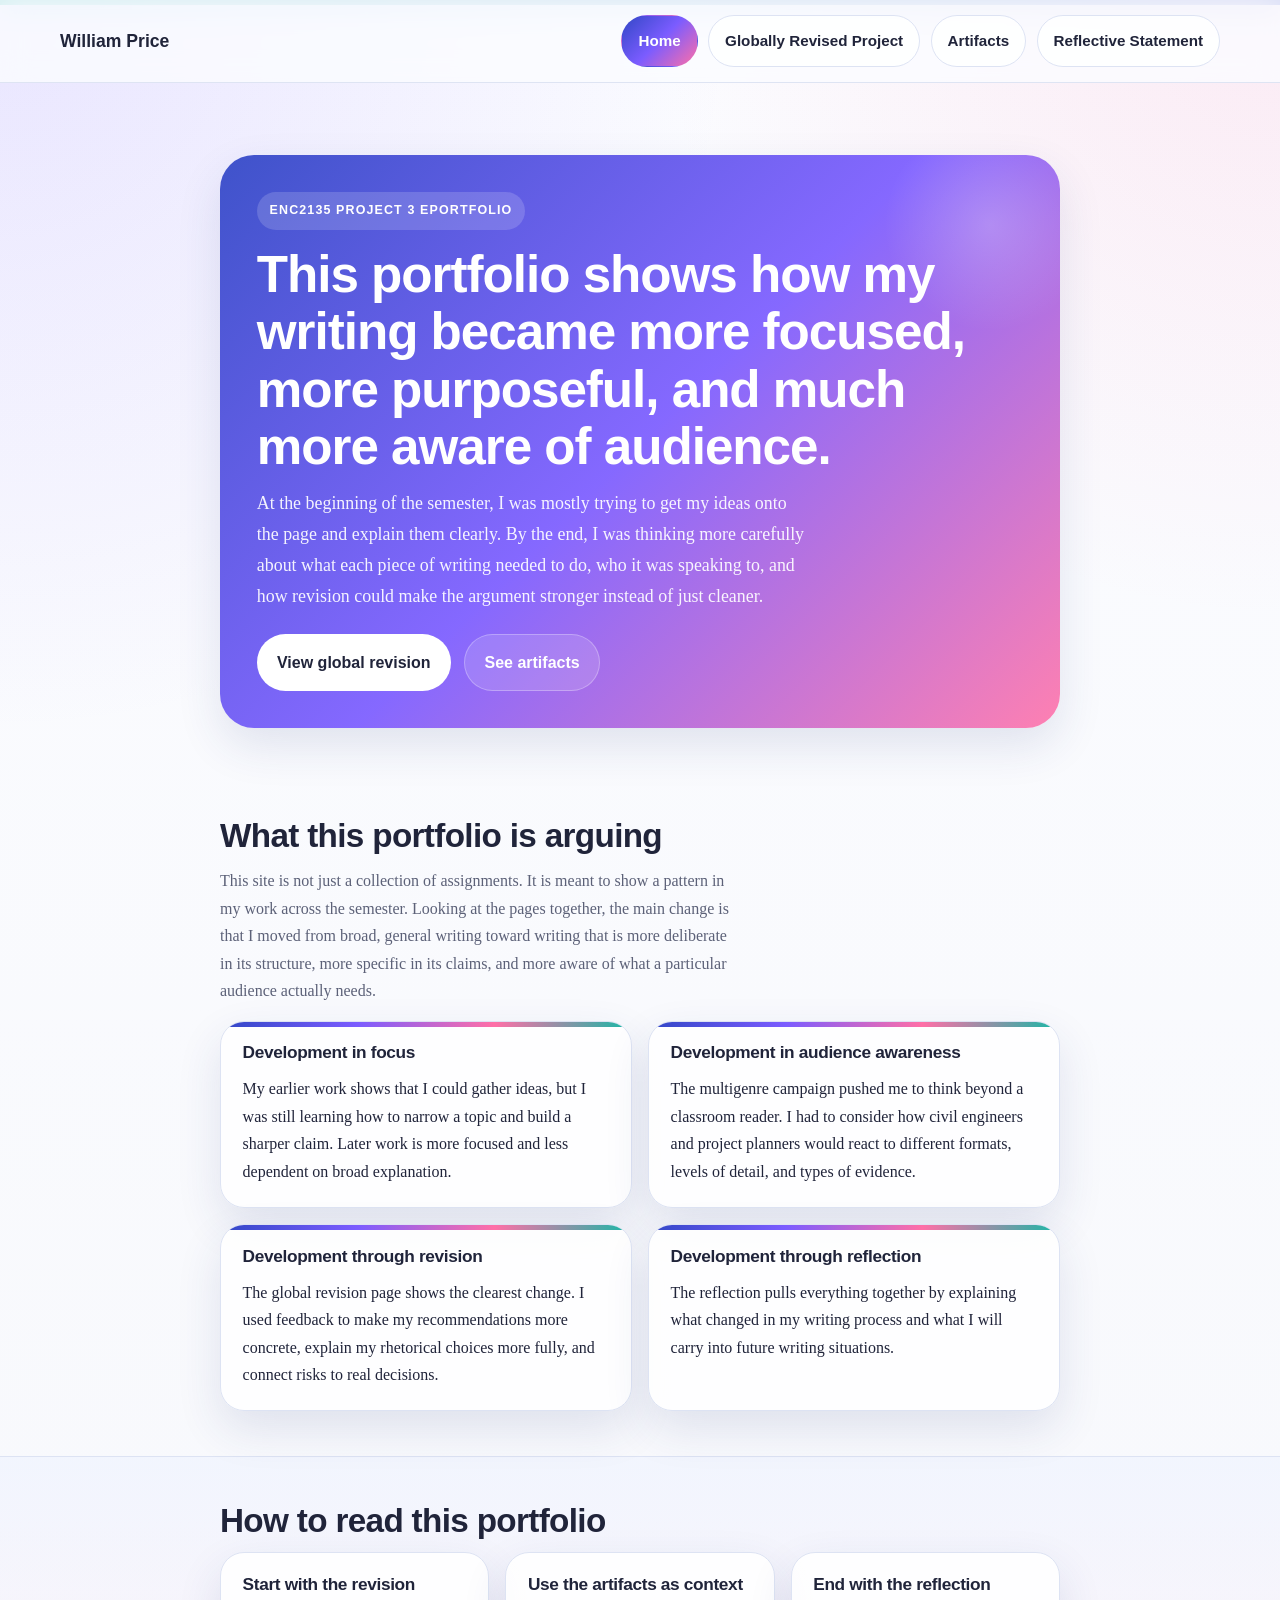
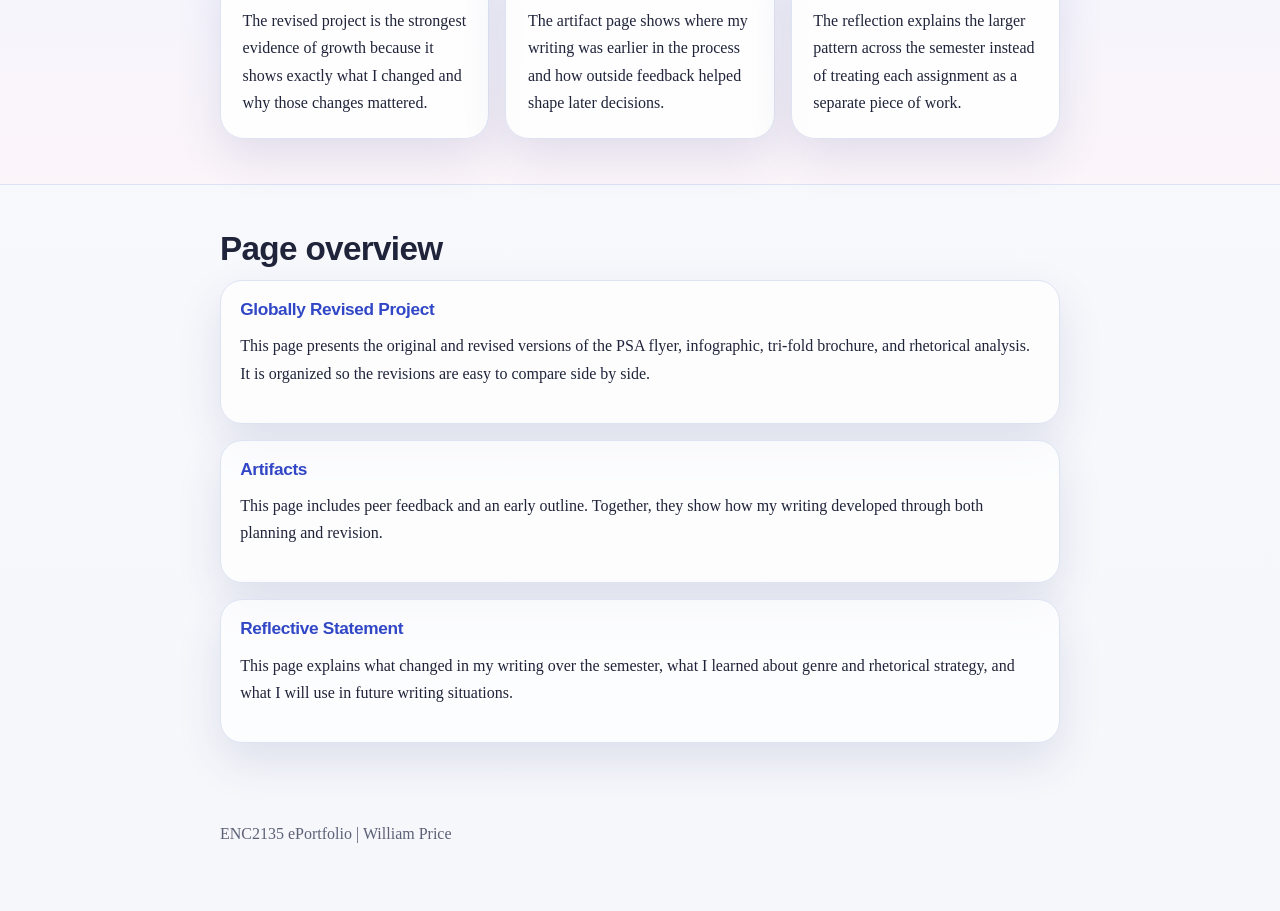
<file: index.html>
<!DOCTYPE html>
<html lang="en">
<head>
  <meta charset="UTF-8" />
  <meta name="viewport" content="width=device-width, initial-scale=1.0" />
  <title>William Price | ENC2135 ePortfolio</title>
  <link rel="stylesheet" href="./styles.css" />
</head>
<body>
  <header class="site-header">
    <div class="container nav-wrap">
      <a class="site-title" href="./index.html">William Price</a>
      <nav class="site-nav" aria-label="Primary navigation">
        <a class="active" href="./index.html">Home</a>
        <a href="./revision.html">Globally Revised Project</a>
        <a href="./artifacts.html">Artifacts</a>
        <a href="./reflection.html">Reflective Statement</a>
      </nav>
    </div>
  </header>

  <main>
    <section class="hero">
      <div class="container narrow">
        <div class="hero-shell">
          <p class="eyebrow">ENC2135 Project 3 ePortfolio</p>
          <h1>This portfolio shows how my writing became more focused, more purposeful, and much more aware of audience.</h1>
          <p class="lead">At the beginning of the semester, I was mostly trying to get my ideas onto the page and explain them clearly. By the end, I was thinking more carefully about what each piece of writing needed to do, who it was speaking to, and how revision could make the argument stronger instead of just cleaner.</p>
          <div class="hero-actions">
            <a class="button" href="./revision.html">View global revision</a>
            <a class="button-secondary" href="./artifacts.html">See artifacts</a>
          </div>
        </div>
      </div>
    </section>

    <section class="section">
      <div class="container narrow">
        <h2>What this portfolio is arguing</h2>
        <p class="section-intro">This site is not just a collection of assignments. It is meant to show a pattern in my work across the semester. Looking at the pages together, the main change is that I moved from broad, general writing toward writing that is more deliberate in its structure, more specific in its claims, and more aware of what a particular audience actually needs.</p>
        <div class="grid two">
          <article class="card">
            <h3>Development in focus</h3>
            <p>My earlier work shows that I could gather ideas, but I was still learning how to narrow a topic and build a sharper claim. Later work is more focused and less dependent on broad explanation.</p>
          </article>
          <article class="card">
            <h3>Development in audience awareness</h3>
            <p>The multigenre campaign pushed me to think beyond a classroom reader. I had to consider how civil engineers and project planners would react to different formats, levels of detail, and types of evidence.</p>
          </article>
          <article class="card">
            <h3>Development through revision</h3>
            <p>The global revision page shows the clearest change. I used feedback to make my recommendations more concrete, explain my rhetorical choices more fully, and connect risks to real decisions.</p>
          </article>
          <article class="card">
            <h3>Development through reflection</h3>
            <p>The reflection pulls everything together by explaining what changed in my writing process and what I will carry into future writing situations.</p>
          </article>
        </div>
      </div>
    </section>

    <section class="section alt">
      <div class="container narrow">
        <h2>How to read this portfolio</h2>
        <div class="callout-row">
          <article class="mini-card">
            <h3>Start with the revision</h3>
            <p>The revised project is the strongest evidence of growth because it shows exactly what I changed and why those changes mattered.</p>
          </article>
          <article class="mini-card">
            <h3>Use the artifacts as context</h3>
            <p>The artifact page shows where my writing was earlier in the process and how outside feedback helped shape later decisions.</p>
          </article>
          <article class="mini-card">
            <h3>End with the reflection</h3>
            <p>The reflection explains the larger pattern across the semester instead of treating each assignment as a separate piece of work.</p>
          </article>
        </div>
      </div>
    </section>

    <section class="section">
      <div class="container narrow">
        <h2>Page overview</h2>
        <div class="link-list">
          <article class="link-item">
            <h3><a href="./revision.html">Globally Revised Project</a></h3>
            <p>This page presents the original and revised versions of the PSA flyer, infographic, tri-fold brochure, and rhetorical analysis. It is organized so the revisions are easy to compare side by side.</p>
          </article>
          <article class="link-item">
            <h3><a href="./artifacts.html">Artifacts</a></h3>
            <p>This page includes peer feedback and an early outline. Together, they show how my writing developed through both planning and revision.</p>
          </article>
          <article class="link-item">
            <h3><a href="./reflection.html">Reflective Statement</a></h3>
            <p>This page explains what changed in my writing over the semester, what I learned about genre and rhetorical strategy, and what I will use in future writing situations.</p>
          </article>
        </div>
      </div>
    </section>
  </main>

  <footer class="site-footer">
    <div class="container narrow">
      <p>ENC2135 ePortfolio | William Price</p>
    </div>
  </footer>
</body>
</html>
</file>
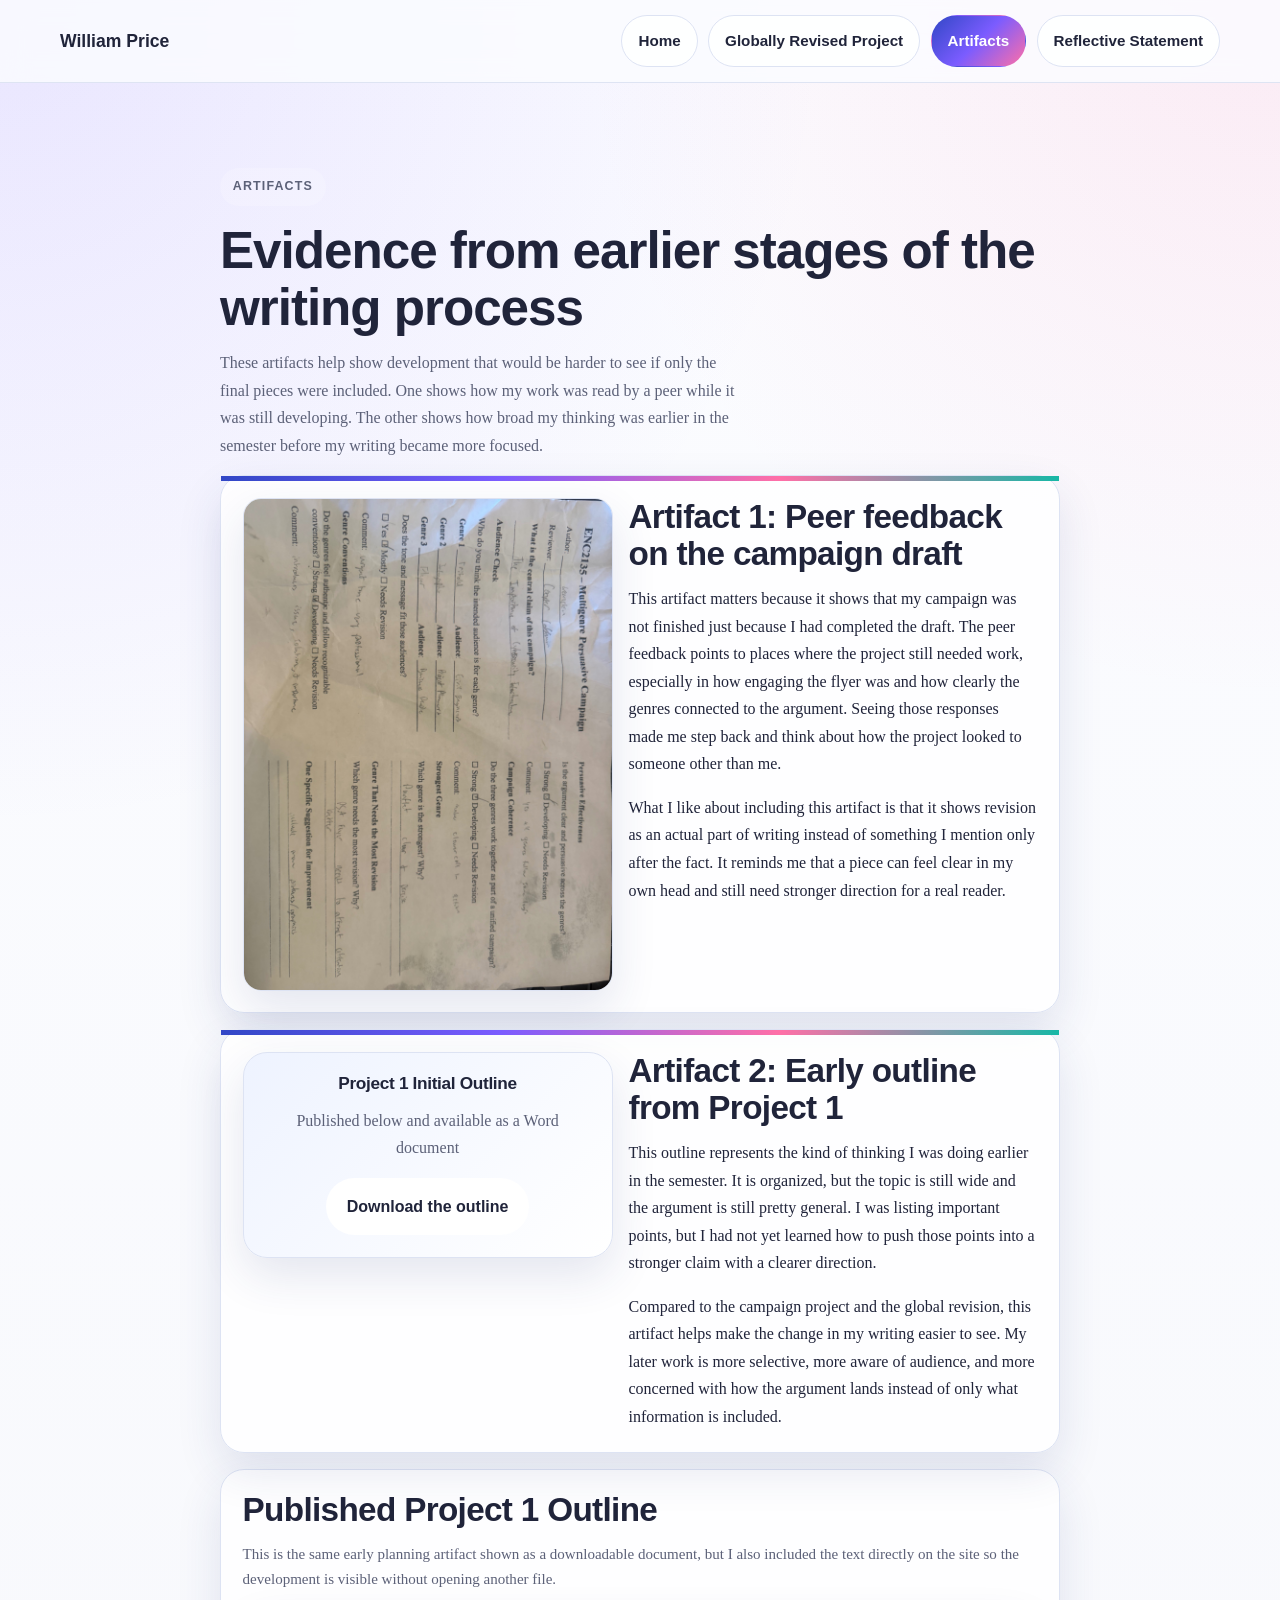
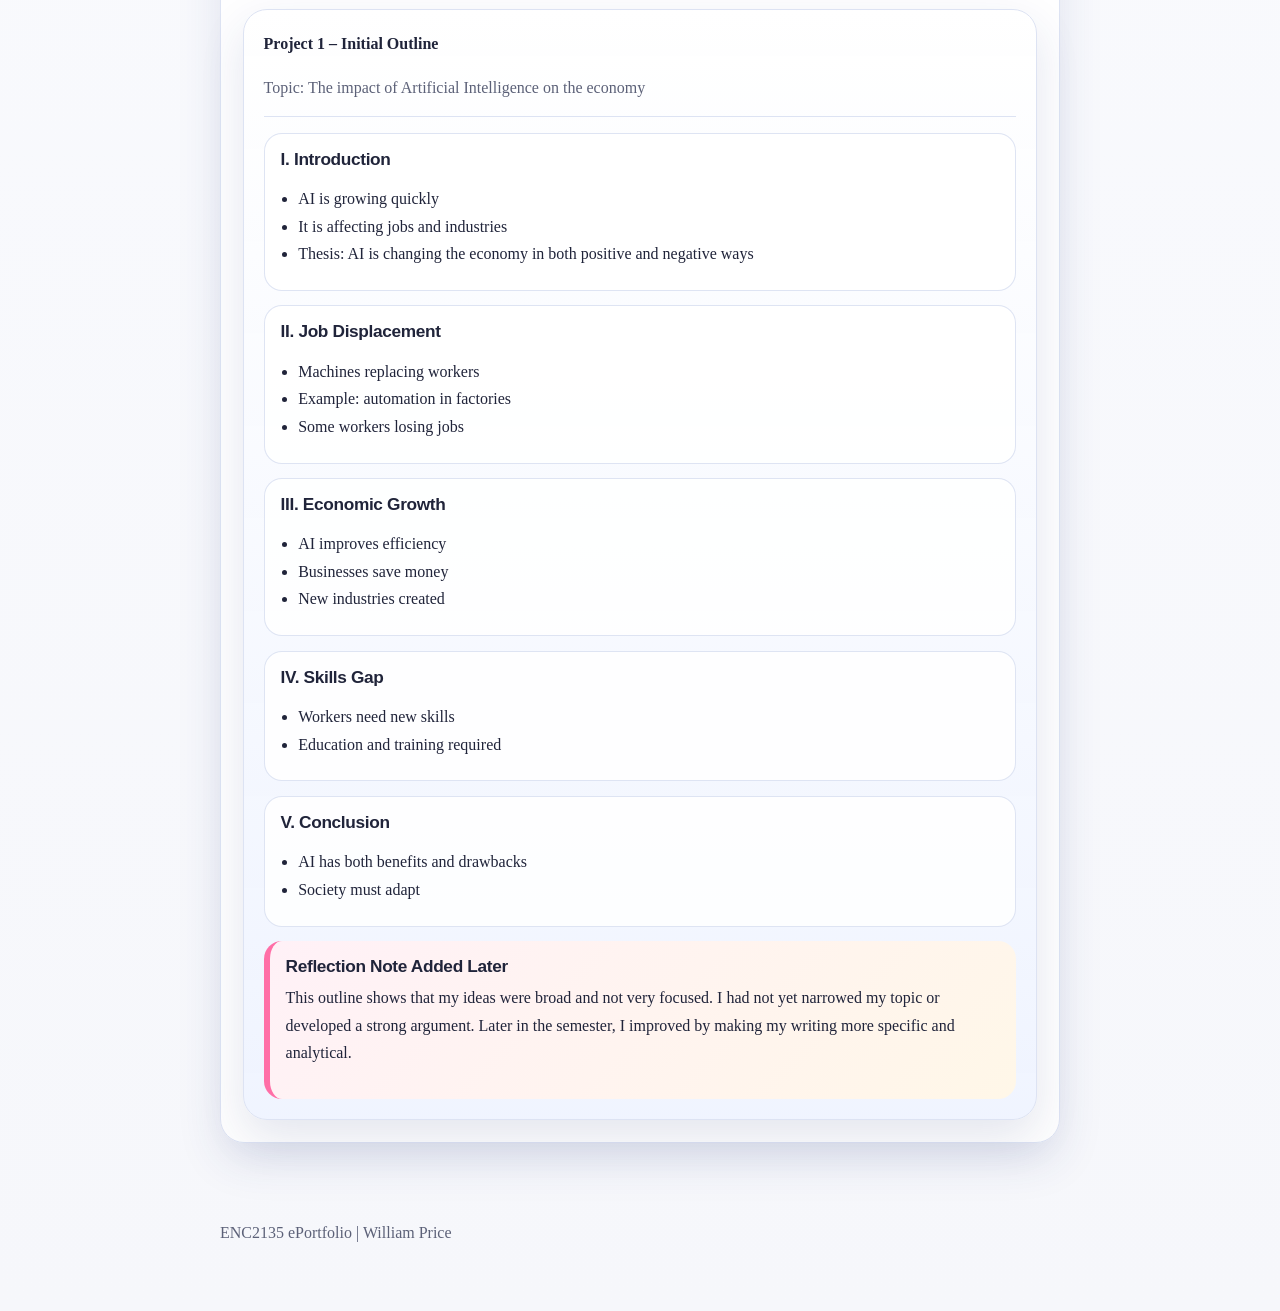
<file: artifacts.html>
<!DOCTYPE html>
<html lang="en">
<head>
  <meta charset="UTF-8" />
  <meta name="viewport" content="width=device-width, initial-scale=1.0" />
  <title>Artifacts | William Price</title>
  <link rel="stylesheet" href="./styles.css" />
</head>
<body>
  <header class="site-header">
    <div class="container nav-wrap">
      <a class="site-title" href="./index.html">William Price</a>
      <nav class="site-nav" aria-label="Primary navigation">
        <a href="./index.html">Home</a>
        <a href="./revision.html">Globally Revised Project</a>
        <a class="active" href="./artifacts.html">Artifacts</a>
        <a href="./reflection.html">Reflective Statement</a>
      </nav>
    </div>
  </header>

  <main class="section">
    <div class="container narrow">
      <div class="page-title">
        <p class="eyebrow">Artifacts</p>
        <h1>Evidence from earlier stages of the writing process</h1>
        <p>These artifacts help show development that would be harder to see if only the final pieces were included. One shows how my work was read by a peer while it was still developing. The other shows how broad my thinking was earlier in the semester before my writing became more focused.</p>
      </div>

      <section class="artifact-card">
        <div class="artifact-media">
          <img src="./assets/peer-feedback-full.jpg" alt="Photograph of peer feedback sheet" />
        </div>
        <div>
          <h2>Artifact 1: Peer feedback on the campaign draft</h2>
          <p>This artifact matters because it shows that my campaign was not finished just because I had completed the draft. The peer feedback points to places where the project still needed work, especially in how engaging the flyer was and how clearly the genres connected to the argument. Seeing those responses made me step back and think about how the project looked to someone other than me.</p>
          <p>What I like about including this artifact is that it shows revision as an actual part of writing instead of something I mention only after the fact. It reminds me that a piece can feel clear in my own head and still need stronger direction for a real reader.</p>
        </div>
      </section>

      <section class="artifact-card" style="margin-top:1rem;">
        <div class="artifact-media">
          <div class="doc-box">
            <h3>Project 1 Initial Outline</h3>
            <p>Published below and available as a Word document</p>
            <a class="button" href="./assets/Artifact_Outline.docx">Download the outline</a>
          </div>
        </div>
        <div>
          <h2>Artifact 2: Early outline from Project 1</h2>
          <p>This outline represents the kind of thinking I was doing earlier in the semester. It is organized, but the topic is still wide and the argument is still pretty general. I was listing important points, but I had not yet learned how to push those points into a stronger claim with a clearer direction.</p>
          <p>Compared to the campaign project and the global revision, this artifact helps make the change in my writing easier to see. My later work is more selective, more aware of audience, and more concerned with how the argument lands instead of only what information is included.</p>
        </div>
      </section>

      <section class="panel" style="margin-top:1rem;">
        <h2>Published Project 1 Outline</h2>
        <p class="small-note">This is the same early planning artifact shown as a downloadable document, but I also included the text directly on the site so the development is visible without opening another file.</p>

        <div class="outline-sheet">
          <div class="outline-head">
            <p><strong>Project 1 – Initial Outline</strong></p>
            <p>Topic: The impact of Artificial Intelligence on the economy</p>
          </div>

          <div class="outline-block">
            <h3>I. Introduction</h3>
            <ul>
              <li>AI is growing quickly</li>
              <li>It is affecting jobs and industries</li>
              <li>Thesis: AI is changing the economy in both positive and negative ways</li>
            </ul>
          </div>

          <div class="outline-block">
            <h3>II. Job Displacement</h3>
            <ul>
              <li>Machines replacing workers</li>
              <li>Example: automation in factories</li>
              <li>Some workers losing jobs</li>
            </ul>
          </div>

          <div class="outline-block">
            <h3>III. Economic Growth</h3>
            <ul>
              <li>AI improves efficiency</li>
              <li>Businesses save money</li>
              <li>New industries created</li>
            </ul>
          </div>

          <div class="outline-block">
            <h3>IV. Skills Gap</h3>
            <ul>
              <li>Workers need new skills</li>
              <li>Education and training required</li>
            </ul>
          </div>

          <div class="outline-block">
            <h3>V. Conclusion</h3>
            <ul>
              <li>AI has both benefits and drawbacks</li>
              <li>Society must adapt</li>
            </ul>
          </div>

          <div class="outline-note">
            <h3>Reflection Note Added Later</h3>
            <p>This outline shows that my ideas were broad and not very focused. I had not yet narrowed my topic or developed a strong argument. Later in the semester, I improved by making my writing more specific and analytical.</p>
          </div>
        </div>
      </section>
    </div>
  </main>

  <footer class="site-footer">
    <div class="container narrow">
      <p>ENC2135 ePortfolio | William Price</p>
    </div>
  </footer>
</body>
</html>
</file>
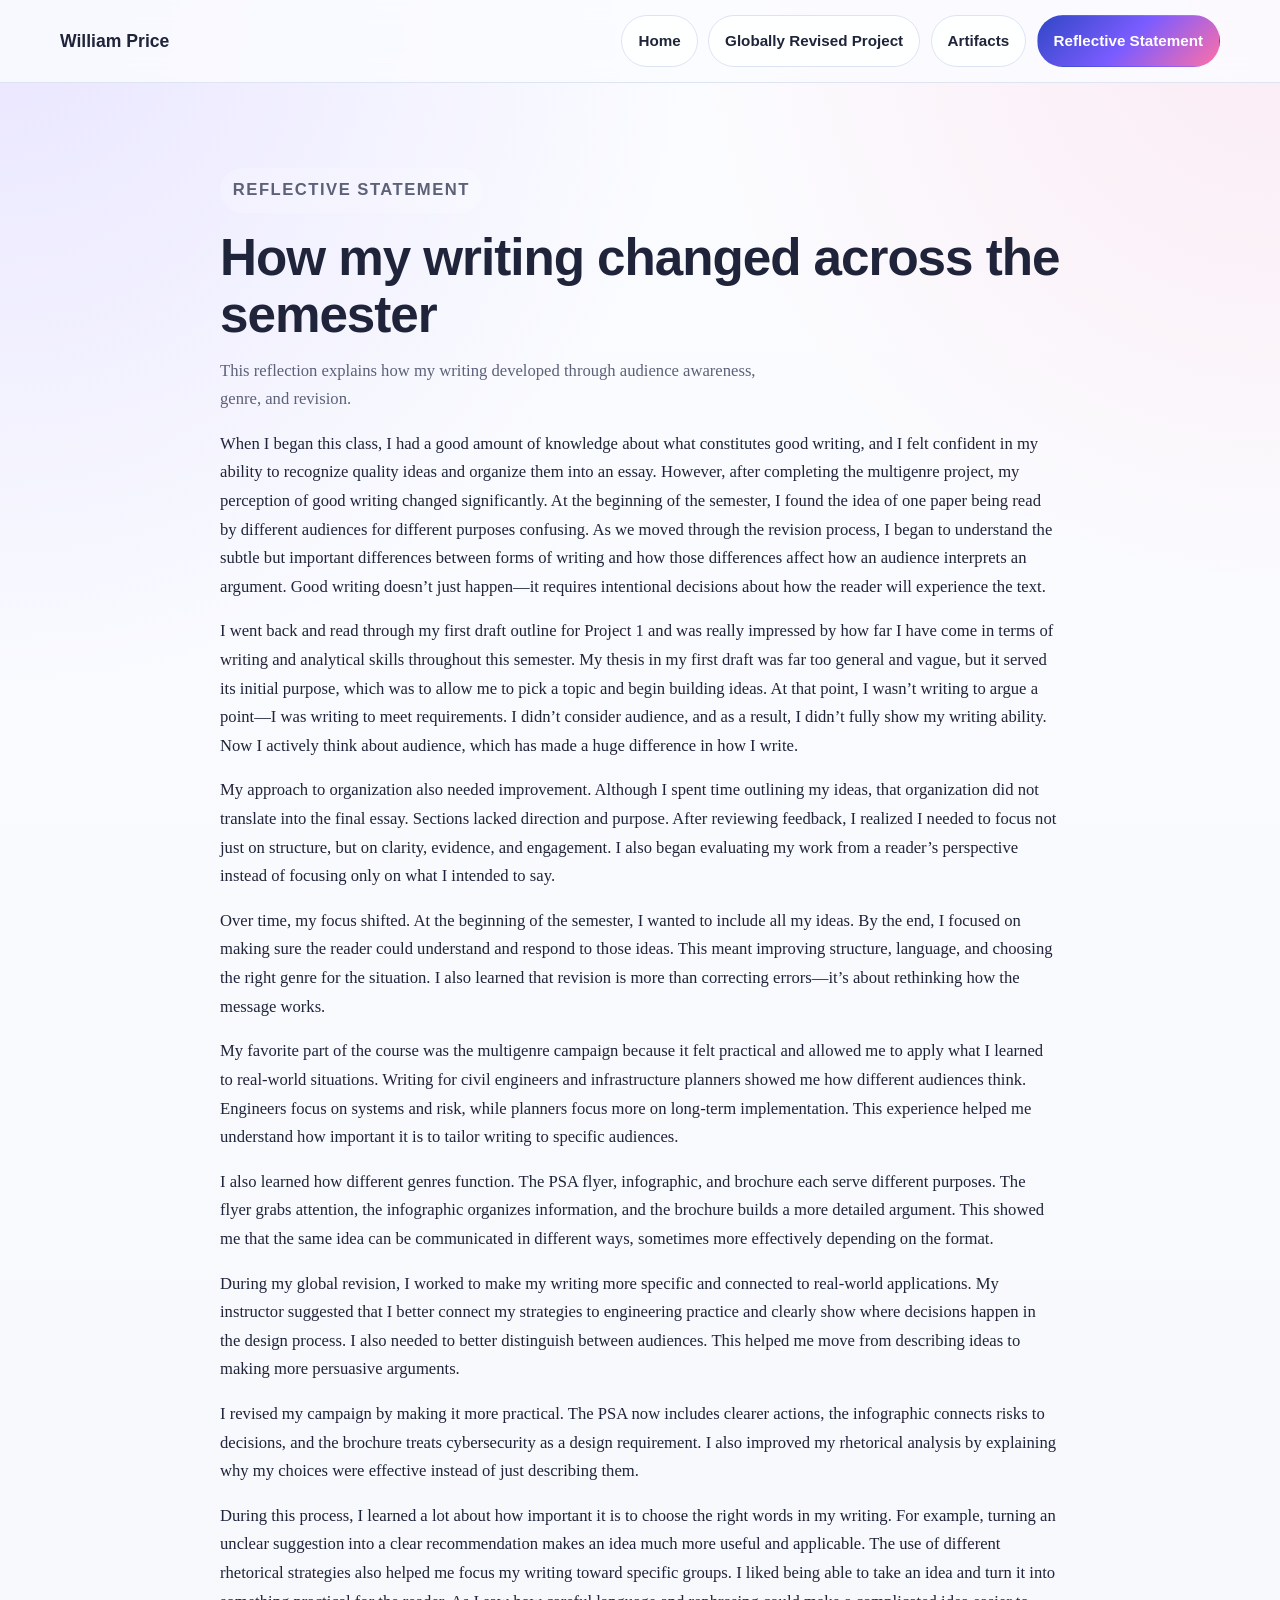
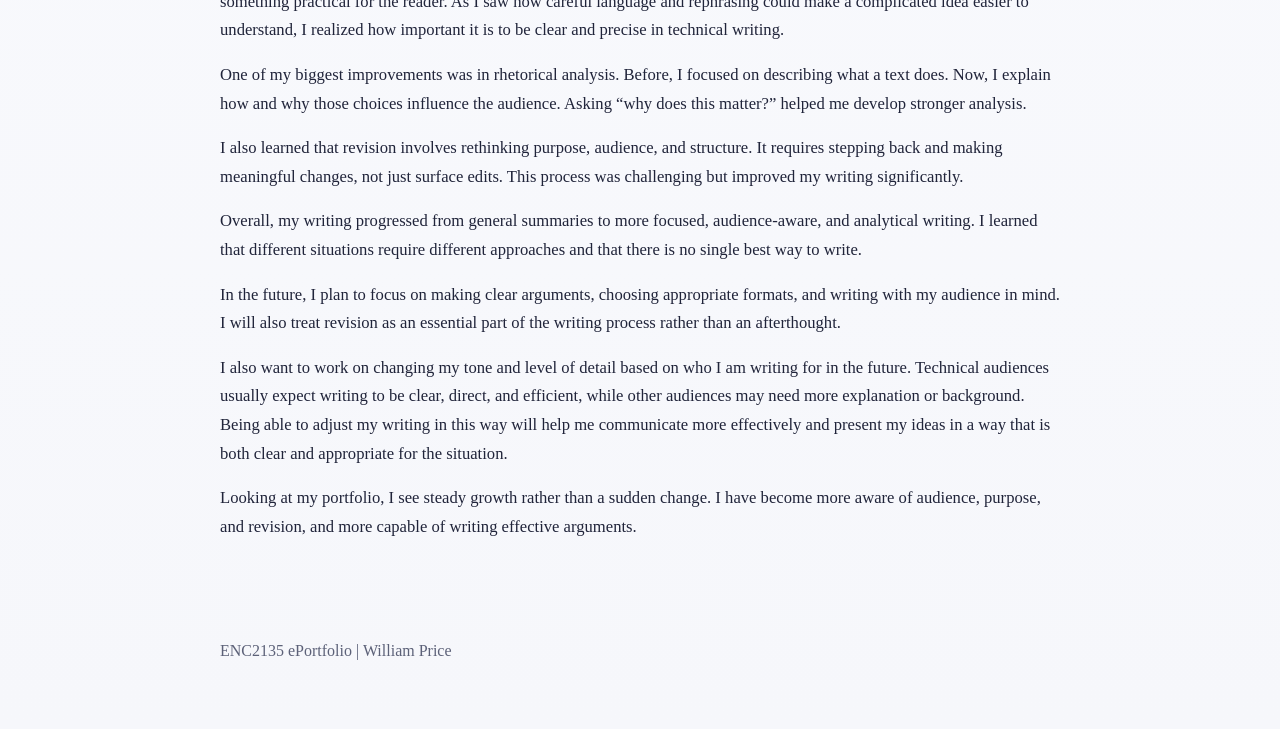
<file: reflection.html>
<!DOCTYPE html>
<html lang="en">
<head>
  <meta charset="UTF-8" />
  <meta name="viewport" content="width=device-width, initial-scale=1.0" />
  <title>Reflective Statement | William Price</title>
  <link rel="stylesheet" href="./styles.css" />
</head>
<body>
  <header class="site-header">
    <div class="container nav-wrap">
      <a class="site-title" href="./index.html">William Price</a>
      <nav class="site-nav" aria-label="Primary navigation">
        <a href="./index.html">Home</a>
        <a href="./revision.html">Globally Revised Project</a>
        <a href="./artifacts.html">Artifacts</a>
        <a class="active" href="./reflection.html">Reflective Statement</a>
      </nav>
    </div>
  </header>

  <main class="section reflection-wrap">
    <div class="container narrow">
      <div class="page-title">
        <p class="eyebrow">Reflective Statement</p>
        <h1>How my writing changed across the semester</h1>
        <p>This reflection explains how my writing developed through audience awareness, genre, and revision.</p>
      </div>

      <p>When I began this class, I had a good amount of knowledge about what constitutes good writing, and I felt confident in my ability to recognize quality ideas and organize them into an essay. However, after completing the multigenre project, my perception of good writing changed significantly. At the beginning of the semester, I found the idea of one paper being read by different audiences for different purposes confusing. As we moved through the revision process, I began to understand the subtle but important differences between forms of writing and how those differences affect how an audience interprets an argument. Good writing doesn’t just happen—it requires intentional decisions about how the reader will experience the text.</p>
      <p>I went back and read through my first draft outline for Project 1 and was really impressed by how far I have come in terms of writing and analytical skills throughout this semester. My thesis in my first draft was far too general and vague, but it served its initial purpose, which was to allow me to pick a topic and begin building ideas. At that point, I wasn’t writing to argue a point—I was writing to meet requirements. I didn’t consider audience, and as a result, I didn’t fully show my writing ability. Now I actively think about audience, which has made a huge difference in how I write.</p>
      <p>My approach to organization also needed improvement. Although I spent time outlining my ideas, that organization did not translate into the final essay. Sections lacked direction and purpose. After reviewing feedback, I realized I needed to focus not just on structure, but on clarity, evidence, and engagement. I also began evaluating my work from a reader’s perspective instead of focusing only on what I intended to say.</p>
      <p>Over time, my focus shifted. At the beginning of the semester, I wanted to include all my ideas. By the end, I focused on making sure the reader could understand and respond to those ideas. This meant improving structure, language, and choosing the right genre for the situation. I also learned that revision is more than correcting errors—it’s about rethinking how the message works.</p>
      <p>My favorite part of the course was the multigenre campaign because it felt practical and allowed me to apply what I learned to real-world situations. Writing for civil engineers and infrastructure planners showed me how different audiences think. Engineers focus on systems and risk, while planners focus more on long-term implementation. This experience helped me understand how important it is to tailor writing to specific audiences.</p>
      <p>I also learned how different genres function. The PSA flyer, infographic, and brochure each serve different purposes. The flyer grabs attention, the infographic organizes information, and the brochure builds a more detailed argument. This showed me that the same idea can be communicated in different ways, sometimes more effectively depending on the format.</p>
      <p>During my global revision, I worked to make my writing more specific and connected to real-world applications. My instructor suggested that I better connect my strategies to engineering practice and clearly show where decisions happen in the design process. I also needed to better distinguish between audiences. This helped me move from describing ideas to making more persuasive arguments.</p>
      <p>I revised my campaign by making it more practical. The PSA now includes clearer actions, the infographic connects risks to decisions, and the brochure treats cybersecurity as a design requirement. I also improved my rhetorical analysis by explaining why my choices were effective instead of just describing them.</p>
      <p>During this process, I learned a lot about how important it is to choose the right words in my writing. For example, turning an unclear suggestion into a clear recommendation makes an idea much more useful and applicable. The use of different rhetorical strategies also helped me focus my writing toward specific groups. I liked being able to take an idea and turn it into something practical for the reader. As I saw how careful language and rephrasing could make a complicated idea easier to understand, I realized how important it is to be clear and precise in technical writing.</p>
      <p>One of my biggest improvements was in rhetorical analysis. Before, I focused on describing what a text does. Now, I explain how and why those choices influence the audience. Asking “why does this matter?” helped me develop stronger analysis.</p>
      <p>I also learned that revision involves rethinking purpose, audience, and structure. It requires stepping back and making meaningful changes, not just surface edits. This process was challenging but improved my writing significantly.</p>
      <p>Overall, my writing progressed from general summaries to more focused, audience-aware, and analytical writing. I learned that different situations require different approaches and that there is no single best way to write.</p>
      <p>In the future, I plan to focus on making clear arguments, choosing appropriate formats, and writing with my audience in mind. I will also treat revision as an essential part of the writing process rather than an afterthought.</p>
      <p>I also want to work on changing my tone and level of detail based on who I am writing for in the future. Technical audiences usually expect writing to be clear, direct, and efficient, while other audiences may need more explanation or background. Being able to adjust my writing in this way will help me communicate more effectively and present my ideas in a way that is both clear and appropriate for the situation.</p>
      <p>Looking at my portfolio, I see steady growth rather than a sudden change. I have become more aware of audience, purpose, and revision, and more capable of writing effective arguments.</p>
    </div>
  </main>

  <footer class="site-footer">
    <div class="container narrow">
      <p>ENC2135 ePortfolio | William Price</p>
    </div>
  </footer>
</body>
</html>
</file>
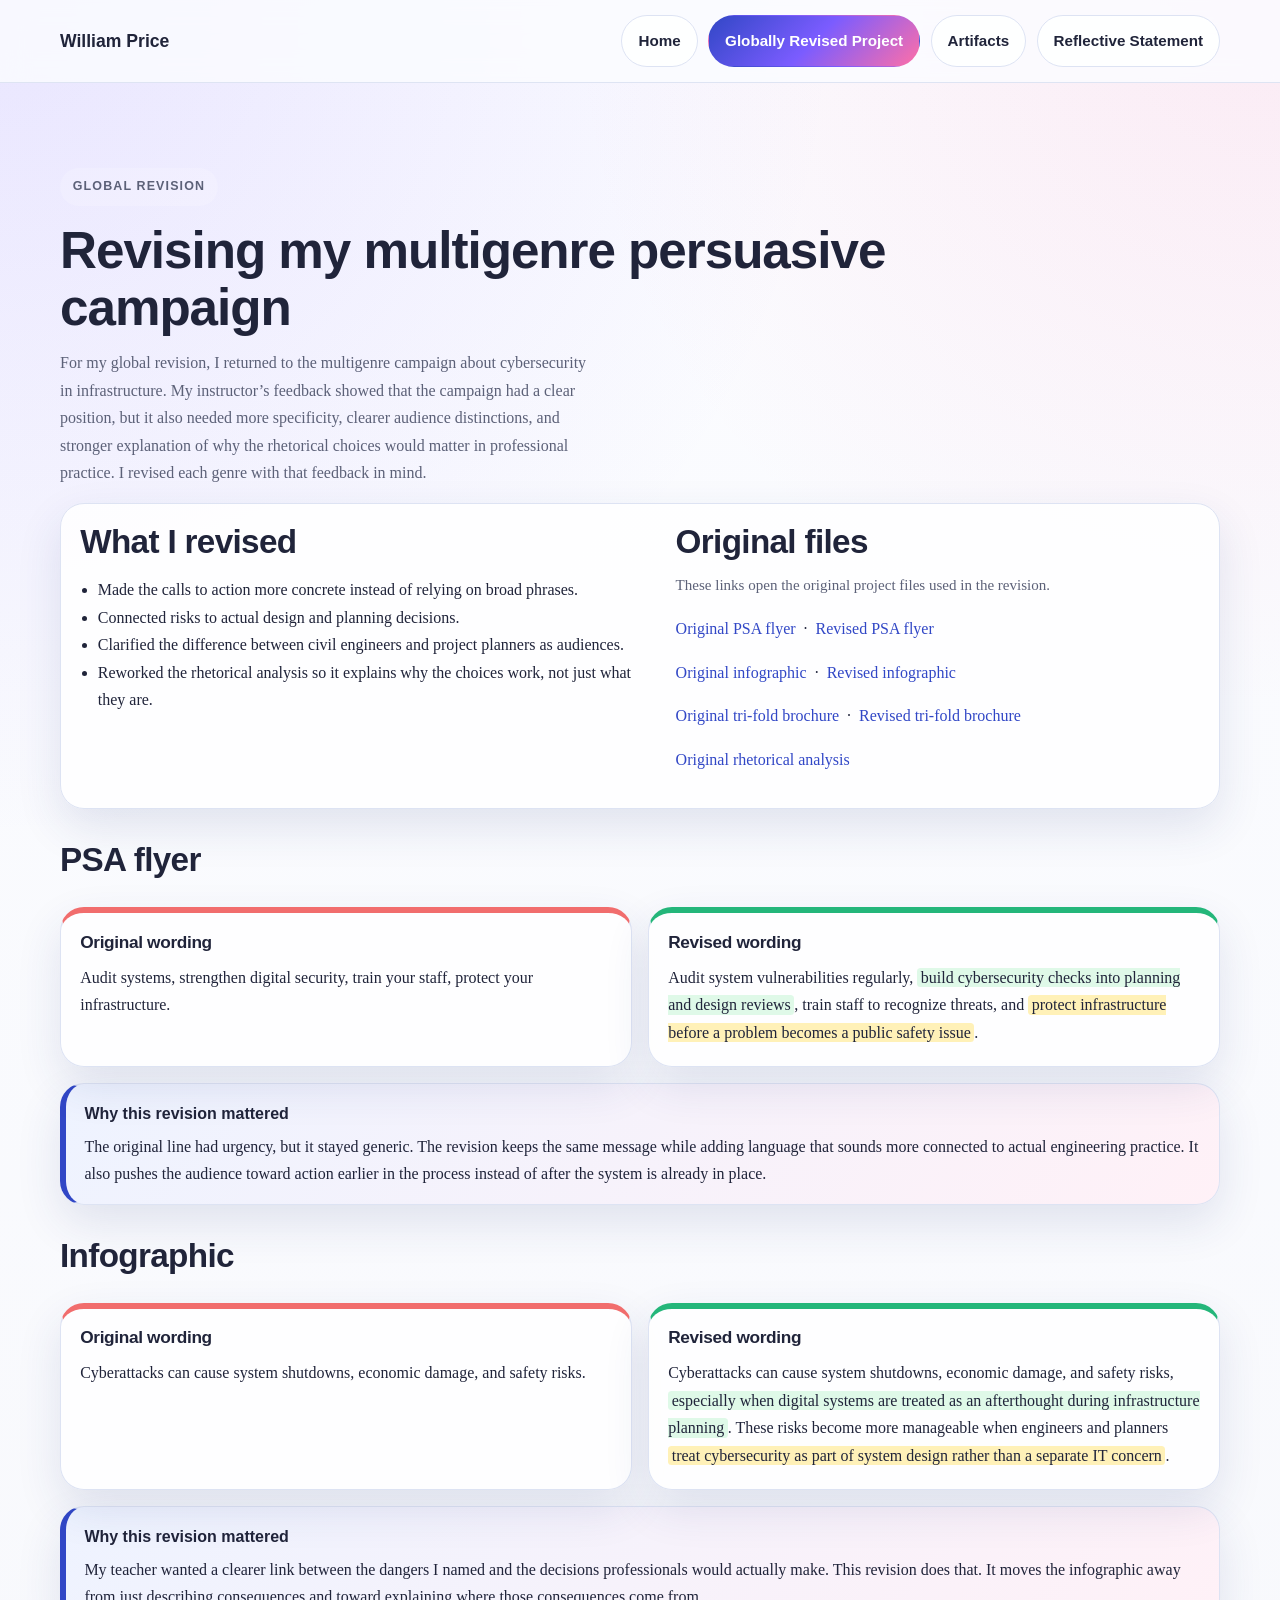
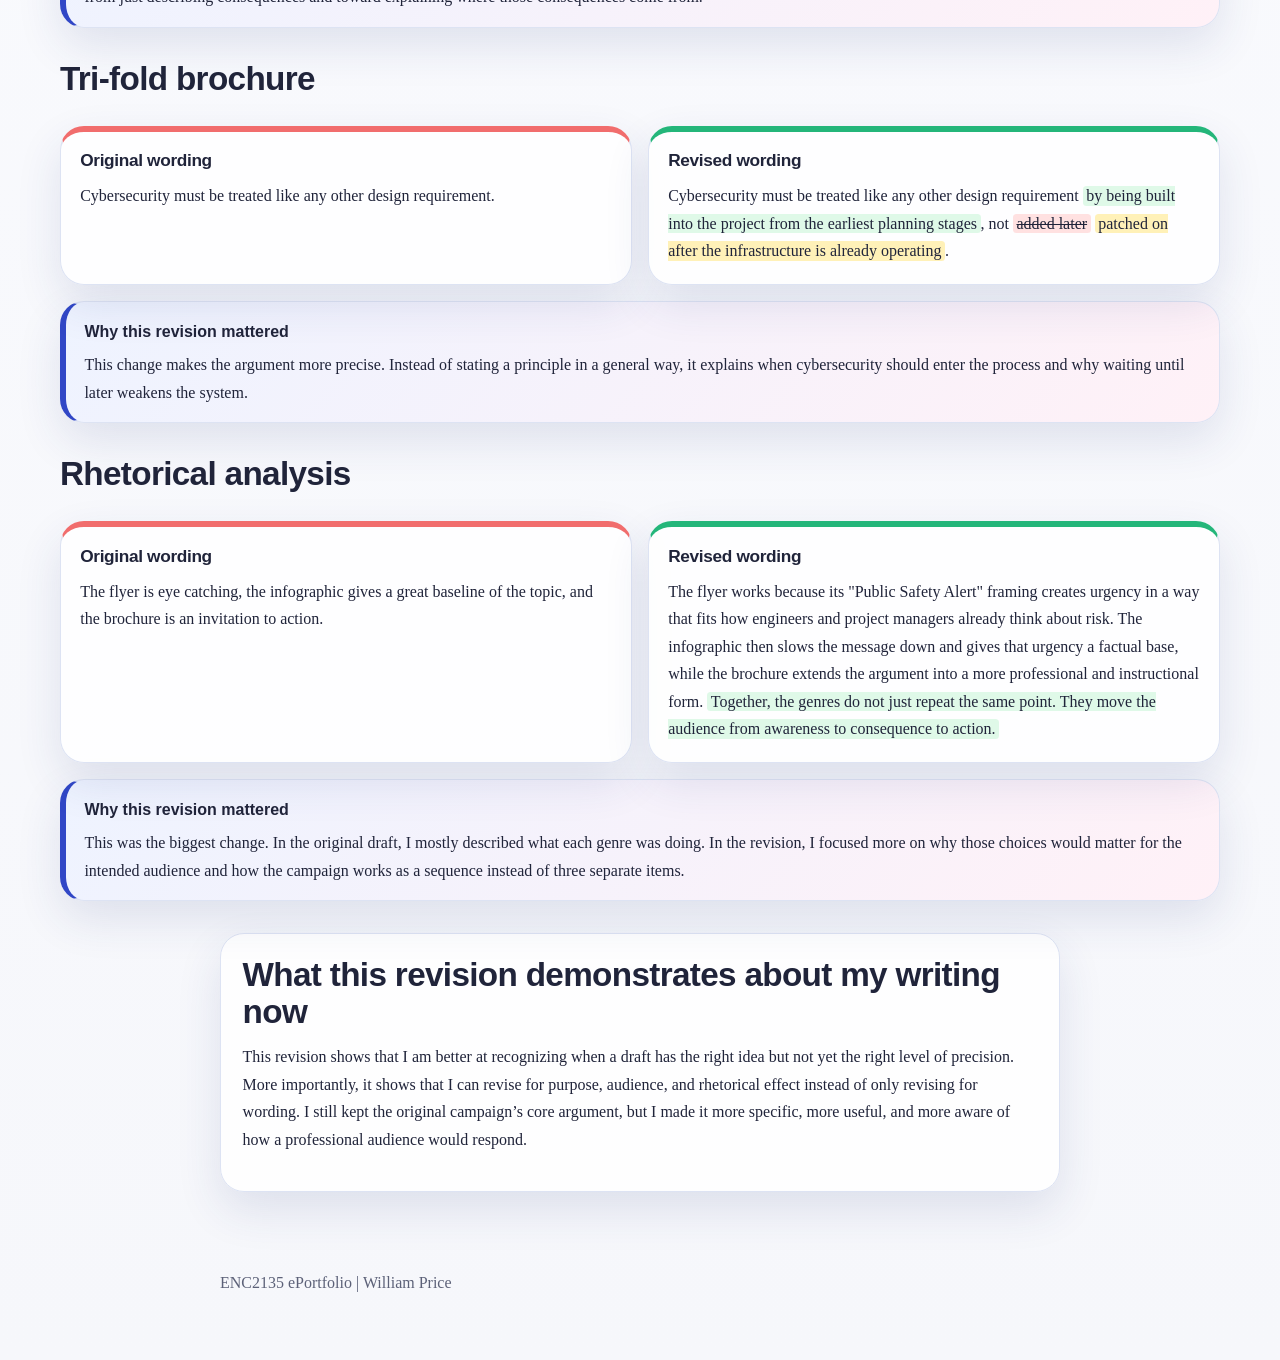
<file: revision.html>
<!DOCTYPE html>
<html lang="en">
<head>
  <meta charset="UTF-8" />
  <meta name="viewport" content="width=device-width, initial-scale=1.0" />
  <title>Globally Revised Project | William Price</title>
  <link rel="stylesheet" href="./styles.css" />
</head>
<body>
  <header class="site-header">
    <div class="container nav-wrap">
      <a class="site-title" href="./index.html">William Price</a>
      <nav class="site-nav" aria-label="Primary navigation">
        <a href="./index.html">Home</a>
        <a class="active" href="./revision.html">Globally Revised Project</a>
        <a href="./artifacts.html">Artifacts</a>
        <a href="./reflection.html">Reflective Statement</a>
      </nav>
    </div>
  </header>

  <main class="section">
    <div class="container">
      <div class="page-title narrow">
        <p class="eyebrow">Global Revision</p>
        <h1>Revising my multigenre persuasive campaign</h1>
        <p>For my global revision, I returned to the multigenre campaign about cybersecurity in infrastructure. My instructor’s feedback showed that the campaign had a clear position, but it also needed more specificity, clearer audience distinctions, and stronger explanation of why the rhetorical choices would matter in professional practice. I revised each genre with that feedback in mind.</p>
      </div>

      <section class="figure-card panel" style="margin-top:1rem; padding:1.2rem;">
        <div>
          <h2>What I revised</h2>
          <ul>
            <li>Made the calls to action more concrete instead of relying on broad phrases.</li>
            <li>Connected risks to actual design and planning decisions.</li>
            <li>Clarified the difference between civil engineers and project planners as audiences.</li>
            <li>Reworked the rhetorical analysis so it explains why the choices work, not just what they are.</li>
          </ul>
        </div>
        <div>
          <h2>Original files</h2>
          <p class="small-note">These links open the original project files used in the revision.</p>
          <p><a href="./assets/psa-original.pdf">Original PSA flyer</a> &nbsp;·&nbsp; <a href="./assets/psa-revised.pdf">Revised PSA flyer</a></p>
          <p><a href="./assets/infographic-original.pdf">Original infographic</a> &nbsp;·&nbsp; <a href="./assets/infographic-revised.pdf">Revised infographic</a></p>
          <p><a href="./assets/brochure-original.pdf">Original tri-fold brochure</a> &nbsp;·&nbsp; <a href="./assets/brochure-revised.pdf">Revised tri-fold brochure</a></p>
          <p><a href="./assets/rhetorical-analysis-original.pdf">Original rhetorical analysis</a></p>
        </div>
      </section>

      <div class="revision-layout" style="margin-top:2rem;">
        <section class="revision-section">
          <h2>PSA flyer</h2>
          <div class="revision-grid">
            <article class="revision-box original">
              <h3>Original wording</h3>
              <p>Audit systems, strengthen digital security, train your staff, protect your infrastructure.</p>
            </article>
            <article class="revision-box revised">
              <h3>Revised wording</h3>
              <p>Audit system vulnerabilities regularly, <span class="highlight-add">build cybersecurity checks into planning and design reviews</span>, train staff to recognize threats, and <span class="highlight-change">protect infrastructure before a problem becomes a public safety issue</span>.</p>
            </article>
          </div>
          <div class="why-box">
            <strong>Why this revision mattered</strong>
            The original line had urgency, but it stayed generic. The revision keeps the same message while adding language that sounds more connected to actual engineering practice. It also pushes the audience toward action earlier in the process instead of after the system is already in place.
          </div>
        </section>

        <section class="revision-section">
          <h2>Infographic</h2>
          <div class="revision-grid">
            <article class="revision-box original">
              <h3>Original wording</h3>
              <p>Cyberattacks can cause system shutdowns, economic damage, and safety risks.</p>
            </article>
            <article class="revision-box revised">
              <h3>Revised wording</h3>
              <p>Cyberattacks can cause system shutdowns, economic damage, and safety risks, <span class="highlight-add">especially when digital systems are treated as an afterthought during infrastructure planning</span>. These risks become more manageable when engineers and planners <span class="highlight-change">treat cybersecurity as part of system design rather than a separate IT concern</span>.</p>
            </article>
          </div>
          <div class="why-box">
            <strong>Why this revision mattered</strong>
            My teacher wanted a clearer link between the dangers I named and the decisions professionals would actually make. This revision does that. It moves the infographic away from just describing consequences and toward explaining where those consequences come from.
          </div>
        </section>

        <section class="revision-section">
          <h2>Tri-fold brochure</h2>
          <div class="revision-grid">
            <article class="revision-box original">
              <h3>Original wording</h3>
              <p>Cybersecurity must be treated like any other design requirement.</p>
            </article>
            <article class="revision-box revised">
              <h3>Revised wording</h3>
              <p>Cybersecurity must be treated like any other design requirement <span class="highlight-add">by being built into the project from the earliest planning stages</span>, not <span class="highlight-cut">added later</span> <span class="highlight-change">patched on after the infrastructure is already operating</span>.</p>
            </article>
          </div>
          <div class="why-box">
            <strong>Why this revision mattered</strong>
            This change makes the argument more precise. Instead of stating a principle in a general way, it explains when cybersecurity should enter the process and why waiting until later weakens the system.
          </div>
        </section>

        <section class="revision-section">
          <h2>Rhetorical analysis</h2>
          <div class="revision-grid">
            <article class="revision-box original">
              <h3>Original wording</h3>
              <p>The flyer is eye catching, the infographic gives a great baseline of the topic, and the brochure is an invitation to action.</p>
            </article>
            <article class="revision-box revised">
              <h3>Revised wording</h3>
              <p>The flyer works because its "Public Safety Alert" framing creates urgency in a way that fits how engineers and project managers already think about risk. The infographic then slows the message down and gives that urgency a factual base, while the brochure extends the argument into a more professional and instructional form. <span class="highlight-add">Together, the genres do not just repeat the same point. They move the audience from awareness to consequence to action.</span></p>
            </article>
          </div>
          <div class="why-box">
            <strong>Why this revision mattered</strong>
            This was the biggest change. In the original draft, I mostly described what each genre was doing. In the revision, I focused more on why those choices would matter for the intended audience and how the campaign works as a sequence instead of three separate items.
          </div>
        </section>
      </div>

      <section class="panel narrow" style="margin:2rem auto 0; padding:1.35rem;">
        <h2>What this revision demonstrates about my writing now</h2>
        <p>This revision shows that I am better at recognizing when a draft has the right idea but not yet the right level of precision. More importantly, it shows that I can revise for purpose, audience, and rhetorical effect instead of only revising for wording. I still kept the original campaign’s core argument, but I made it more specific, more useful, and more aware of how a professional audience would respond.</p>
      </section>
    </div>
  </main>

  <footer class="site-footer">
    <div class="container narrow">
      <p>ENC2135 ePortfolio | William Price</p>
    </div>
  </footer>
</body>
</html>
</file>
<file: styles.css>
:root {
  --bg: #f6f7fb;
  --ink: #20243a;
  --muted: #5c6178;
  --line: #dde3f3;
  --white: #ffffff;
  --navy: #3147c6;
  --purple: #7b5cff;
  --pink: #ff6fa7;
  --teal: #17b8a6;
  --gold: #f2b64d;
  --soft-blue: #eef3ff;
  --soft-pink: #fff1f7;
  --soft-teal: #edfdfa;
  --soft-gold: #fff7e8;
  --shadow: 0 18px 45px rgba(45, 55, 120, 0.12);
  --radius: 24px;
  --max: 1160px;
  --read: 840px;
}
* { box-sizing: border-box; }
html { scroll-behavior: smooth; }
body {
  margin: 0;
  font-family: Georgia, "Times New Roman", serif;
  color: var(--ink);
  background:
    radial-gradient(circle at top left, rgba(123,92,255,.14), transparent 26%),
    radial-gradient(circle at top right, rgba(255,111,167,.12), transparent 22%),
    linear-gradient(180deg, #fbfcff 0%, #f6f7fb 100%);
  line-height: 1.72;
}
a { color: var(--navy); text-decoration: none; }
a:hover { text-decoration: underline; }
img { max-width: 100%; display: block; }
h1,h2,h3,h4 {
  font-family: Inter, Arial, Helvetica, sans-serif;
  line-height: 1.12;
  letter-spacing: -.02em;
  margin: 0 0 .8rem;
}
h1 { font-size: clamp(2.4rem, 4vw, 4rem); }
h2 { font-size: clamp(1.7rem, 2.6vw, 2.3rem); }
h3 { font-size: 1.08rem; }
p { margin: 0 0 1rem; }
ul { padding-left: 1.1rem; }
.container { width: min(calc(100% - 2rem), var(--max)); margin: 0 auto; }
.narrow { max-width: var(--read); }
.site-header {
  position: sticky; top: 0; z-index: 40;
  backdrop-filter: blur(14px);
  background: rgba(251,252,255,.84);
  border-bottom: 1px solid rgba(221,227,243,.95);
}
.nav-wrap {
  min-height: 82px; display: flex; align-items: center; justify-content: space-between; gap: 1rem;
}
.site-title {
  font-family: Inter, Arial, Helvetica, sans-serif; font-weight: 800; color: var(--ink); font-size: 1.1rem;
}
.site-nav { display: flex; flex-wrap: wrap; gap: .65rem; }
.site-nav a {
  font-family: Inter, Arial, Helvetica, sans-serif;
  font-weight: 700; font-size: .95rem; color: var(--ink);
  padding: .75rem 1rem; border-radius: 999px;
  border: 1px solid var(--line); background: rgba(255,255,255,.72);
  transition: .2s ease;
}
.site-nav a:hover { text-decoration: none; transform: translateY(-1px); box-shadow: var(--shadow); }
.site-nav a.active { color: #fff; border-color: transparent; background: linear-gradient(135deg, var(--navy), var(--purple), var(--pink)); }
.hero {
  padding: 4.5rem 0 2.75rem;
}
.hero-shell {
  background: linear-gradient(135deg, rgba(49,71,198,.93), rgba(123,92,255,.92) 50%, rgba(255,111,167,.88));
  color: white; border-radius: 34px; padding: 2.3rem; box-shadow: var(--shadow);
  position: relative; overflow: hidden;
}
.hero-shell::after {
  content: ""; position: absolute; right: -40px; top: -40px; width: 220px; height: 220px;
  background: radial-gradient(circle, rgba(255,255,255,.22), transparent 68%);
}
.eyebrow {
  display: inline-block; font-family: Inter, Arial, Helvetica, sans-serif; font-size: .78rem; font-weight: 800;
  letter-spacing: .09em; text-transform: uppercase; margin-bottom: 1rem; border-radius: 999px;
  padding: .52rem .8rem; background: rgba(255,255,255,.16); color: inherit;
}
.hero-shell p.lead { font-size: 1.12rem; color: rgba(255,255,255,.92); max-width: 62ch; }
.hero-actions { display: flex; flex-wrap: wrap; gap: .85rem; margin-top: 1.4rem; }
.button, .button-secondary {
  display: inline-flex; align-items: center; justify-content: center;
  border-radius: 999px; padding: .88rem 1.2rem; font-family: Inter, Arial, Helvetica, sans-serif;
  font-weight: 800; border: 1px solid transparent; transition: .2s ease;
}
.button { background: #fff; color: var(--ink); }
.button-secondary { background: rgba(255,255,255,.14); color: #fff; border-color: rgba(255,255,255,.28); }
.button:hover, .button-secondary:hover { text-decoration: none; transform: translateY(-1px); }
.section { padding: 2.8rem 0; }
.section.alt { background: linear-gradient(180deg, rgba(238,243,255,.62), rgba(255,241,247,.52)); border-block: 1px solid var(--line); }
.grid { display: grid; gap: 1rem; }
.grid.two { grid-template-columns: repeat(2, minmax(0,1fr)); }
.card, .panel, .artifact-card, .revision-box, .why-box, .mini-card, .doc-box {
  background: rgba(255,255,255,.88); border: 1px solid var(--line); border-radius: var(--radius);
  box-shadow: var(--shadow);
}
.card, .panel, .artifact-card, .mini-card, .doc-box { padding: 1.35rem; }
.card { position: relative; overflow: hidden; }
.card::before, .artifact-card::before, .mini-card::before {
  content: ""; position: absolute; inset: 0 auto auto 0; width: 100%; height: 5px;
  background: linear-gradient(90deg, var(--navy), var(--purple), var(--pink), var(--teal));
}
.card p:last-child, .artifact-card p:last-child, .mini-card p:last-child { margin-bottom: 0; }
.section-intro { color: var(--muted); max-width: 64ch; }
.link-list { display: grid; gap: 1rem; }
.link-item { padding: 1.2rem; border-radius: 22px; background: rgba(255,255,255,.72); border: 1px solid var(--line); box-shadow: var(--shadow); }
.page-title { padding-top: 2.5rem; }
.page-title p { max-width: 66ch; color: var(--muted); }
.revision-layout { display: grid; gap: 2rem; }
.revision-section { display: grid; gap: 1rem; }
.revision-grid { display: grid; grid-template-columns: 1fr 1fr; gap: 1rem; }
.revision-box { padding: 1.2rem; position: relative; overflow: hidden; }
.revision-box.original { border-top: 6px solid #f16d6d; }
.revision-box.revised { border-top: 6px solid #24b67a; }
.revision-box h3 { margin-bottom: .75rem; }
.revision-box p:last-child { margin-bottom: 0; }
.highlight-add { background: #dff9e8; padding: .08em .22em; border-radius: .22em; }
.highlight-change { background: #fff1b8; padding: .08em .22em; border-radius: .22em; }
.highlight-cut { background: #ffe1e1; text-decoration: line-through; padding: .08em .22em; border-radius: .22em; }
.why-box { padding: 1rem 1.15rem; background: linear-gradient(135deg, var(--soft-blue), var(--soft-pink)); border-left: 6px solid var(--navy); }
.why-box strong { font-family: Inter, Arial, Helvetica, sans-serif; display: block; margin-bottom: .35rem; }
.figure-card {
  display: grid; grid-template-columns: 1.05fr .95fr; gap: 1rem; align-items: start;
}
.figure-card img, .artifact-media img { border-radius: 18px; border: 1px solid var(--line); box-shadow: var(--shadow); }
.artifact-card { display: grid; grid-template-columns: .95fr 1.05fr; gap: 1rem; align-items: start; position: relative; }
.doc-box { text-align: center; background: linear-gradient(135deg, var(--soft-blue), #fff); }
.doc-box p { color: var(--muted); }
.reflection-wrap { padding-bottom: 3rem; }
.reflection-wrap p { font-size: 1.04rem; }
.callout-row { display: grid; grid-template-columns: repeat(3, minmax(0,1fr)); gap: 1rem; }
.mini-card:nth-child(1)::before { background: linear-gradient(90deg, var(--navy), var(--purple)); }
.mini-card:nth-child(2)::before { background: linear-gradient(90deg, var(--pink), var(--gold)); }
.mini-card:nth-child(3)::before { background: linear-gradient(90deg, var(--teal), var(--navy)); }
.site-footer { padding: 2rem 0 3rem; color: var(--muted); }
.small-note { font-size: .94rem; color: var(--muted); }
@media (max-width: 900px) {
  .grid.two, .revision-grid, .figure-card, .artifact-card, .callout-row { grid-template-columns: 1fr; }
  .hero-shell { padding: 1.6rem; }
}
@media (max-width: 680px) {
  .nav-wrap { align-items: flex-start; padding: .8rem 0; }
  .site-nav { gap: .45rem; }
  .site-nav a { padding: .62rem .85rem; font-size: .9rem; }
  .hero { padding-top: 3.4rem; }
}


.outline-sheet {
  margin-top: 1rem;
  padding: 1.25rem;
  border-radius: 24px;
  background: linear-gradient(180deg, rgba(255,255,255,.95), rgba(238,243,255,.9));
  border: 1px solid var(--line);
  box-shadow: var(--shadow);
}
.outline-head {
  padding-bottom: .9rem;
  margin-bottom: 1rem;
  border-bottom: 1px solid var(--line);
}
.outline-head p:last-child { margin-bottom: 0; color: var(--muted); }
.outline-block {
  padding: 1rem 1rem .4rem;
  margin-bottom: .9rem;
  border-radius: 18px;
  background: rgba(255,255,255,.84);
  border: 1px solid rgba(221,227,243,.95);
}
.outline-block h3, .outline-note h3 { margin-bottom: .5rem; }
.outline-note {
  padding: 1rem;
  border-radius: 18px;
  background: linear-gradient(135deg, var(--soft-pink), var(--soft-gold));
  border-left: 6px solid var(--pink);
}
</file>
